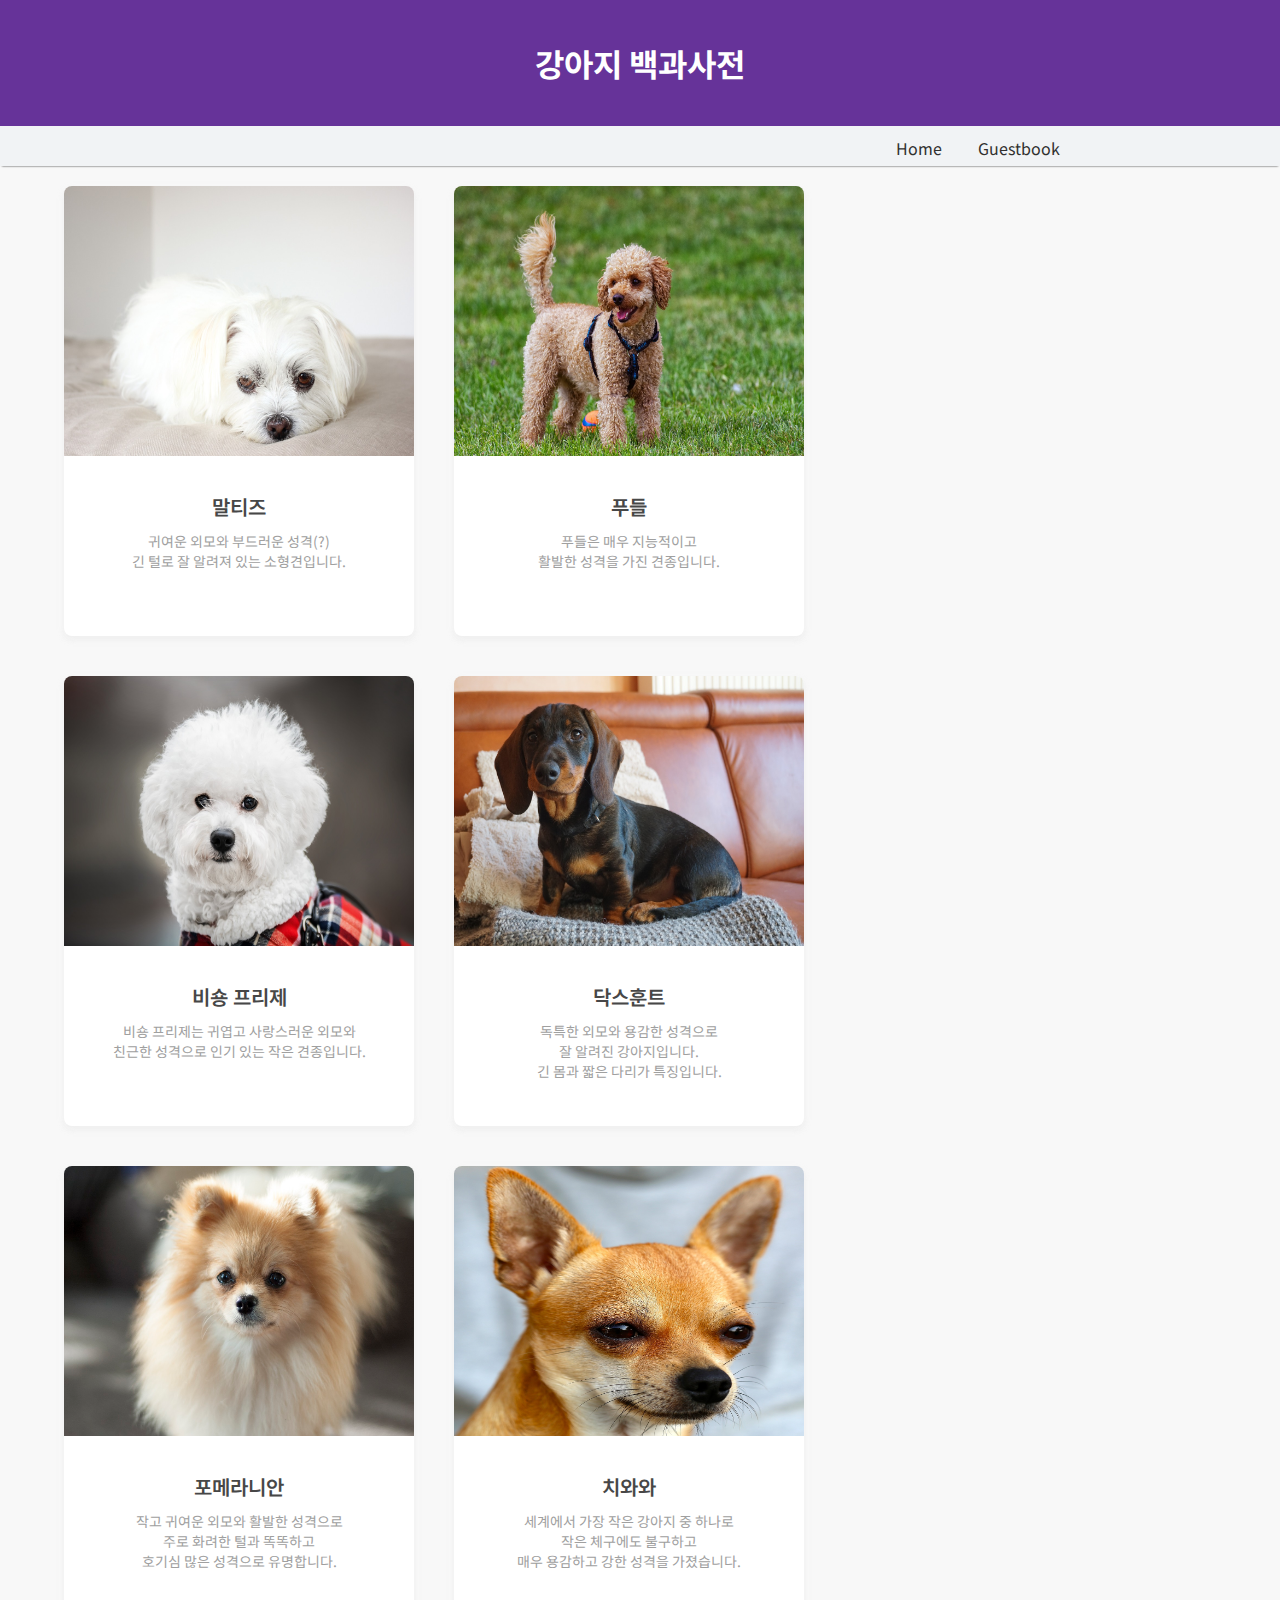
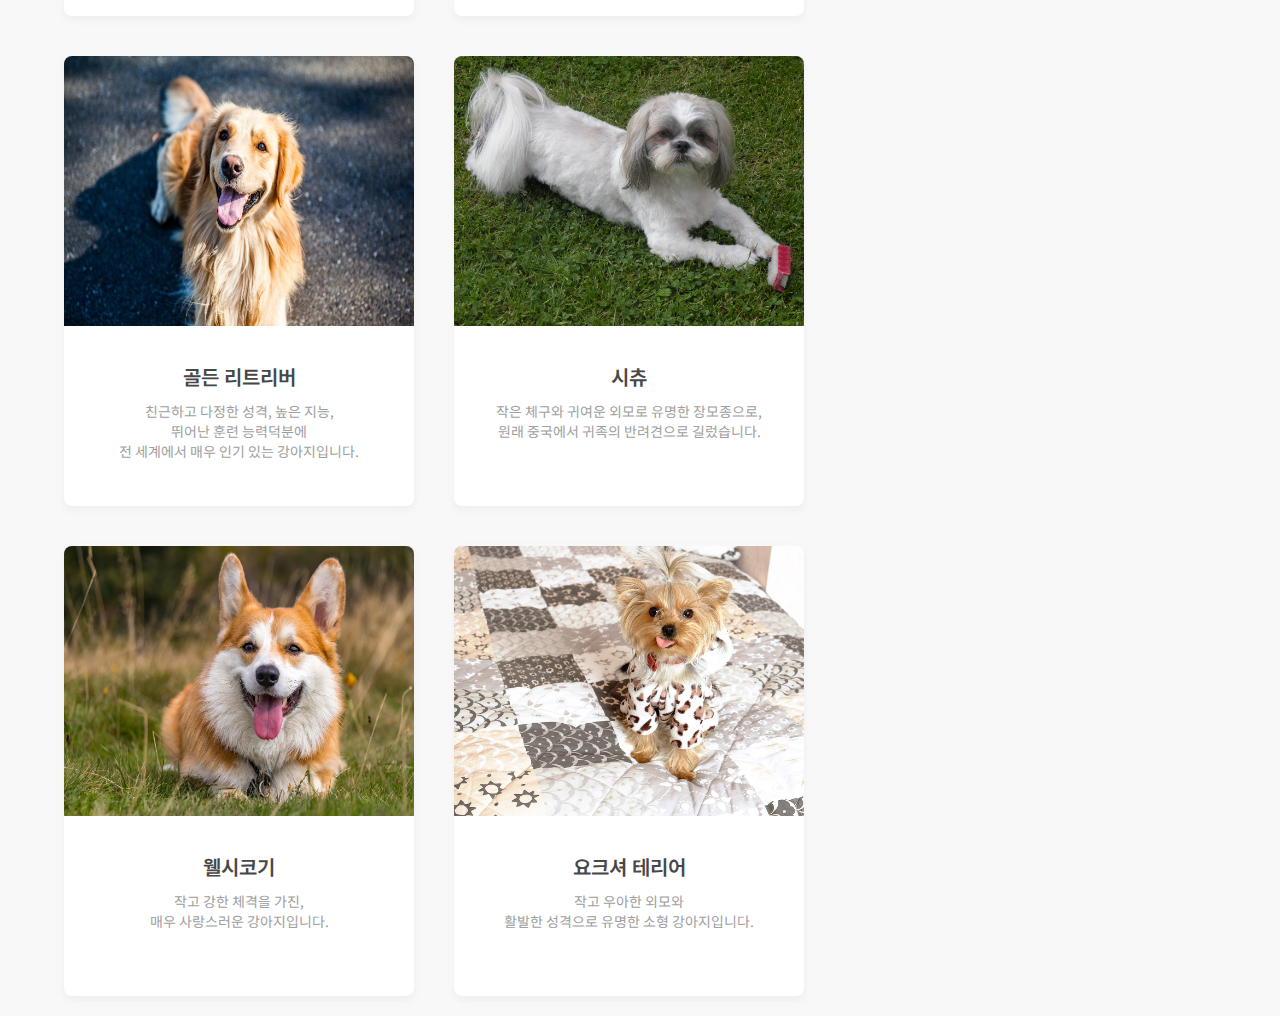
<file: project/강아지 백과사전/index.html>
<!DOCTYPE html>
<html lang="en">
<head>
    <meta charset="UTF-8">
    <meta name="viewport" content="width=device-width, initial-scale=1.0">
    <title>강아지 백과사전</title>
    <link rel="icon" href="imgs/favicon.ico">
    <link rel="preconnect" href="https://fonts.googleapis.com">
    <link rel="preconnect" href="https://fonts.gstatic.com" crossorigin>
    <link href="https://fonts.googleapis.com/css2?family=Gowun+Dodum&family=Noto+Sans+KR:wght@100..900&family=Orbit&family=Poppins:ital,wght@0,100;0,200;0,300;0,400;0,500;0,600;0,700;0,800;0,900;1,100;1,200;1,300;1,400;1,500;1,600;1,700;1,800;1,900&family=Song+Myung&display=swap" rel="stylesheet">

    <link
        rel="stylesheet"
        href="style.css" 
    />
</head>
<body>
    <div id="top">
        <nav>
            강아지 백과사전
        </nav>
    </div>
    <div id="menu_background">
        <div id="menu">

            <div>
                <a href="guestbook.html">&nbsp Guestbook &nbsp</a>
            </div>

            <div>
                <a href="index.html">&nbsp Home &nbsp</a>
            </div>
        </div>
    </div>

        
    <div id="article_base">
        <div id="article">
            <img src="imgs/martiz.jpg" />
            <br />
            말티즈
            <div id="article_text">
                귀여운 외모와 부드러운 성격(?) <br />긴 털로 잘 알려져 있는 소형견입니다.
            </div>
            <br />


        </div>

        <div id="article">
            <img src="imgs/poodle.jpg" />
            <br />
            푸들
            <div id="article_text">
                푸들은 매우 지능적이고 <br/> 활발한 성격을 가진 견종입니다.
            </div>

        </div>

        <div id="article">
            <img src="imgs/bichon.jpg" />
            <br />
            비숑 프리제
            <div id="article_text">
                비숑 프리제는 귀엽고 사랑스러운 외모와 <br />친근한 성격으로 인기 있는 작은 견종입니다.
            </div>

        </div>

        <div id="article">
            <img src="imgs/daks.jpg" />
            <br />
            닥스훈트
            <div id="article_text">
                독특한 외모와 용감한 성격으로<br/>잘 알려진 강아지입니다. <br />긴 몸과 짧은 다리가 특징입니다.
            </div>

        </div>

        <div id="article">
            <img src="imgs/pomeranian.jpg" />
            <br />
            포메라니안
            <div id="article_text">
                작고 귀여운 외모와 활발한 성격으로<br />주로 화려한 털과 똑똑하고<br />호기심 많은 성격으로 유명합니다.
            </div>

        </div>

        <div id="article">
            <img src="imgs/chihuahua.jpg" />
            <br />
            치와와
            <div id="article_text">
                세계에서 가장 작은 강아지 중 하나로<br /> 작은 체구에도 불구하고 <br />매우 용감하고 강한 성격을 가졌습니다.
            </div>

        </div>

        <div id="article">
            <img src="imgs/golden-retriever.jpg" />
            <br />
            골든 리트리버
            <div id="article_text">
                친근하고 다정한 성격, 높은 지능,<br /> 뛰어난 훈련 능력덕분에 <br /> 전 세계에서 매우 인기 있는 강아지입니다. 
            </div>

        </div>

        <div id="article">
            <img src="imgs/sichu.jpg" />
            <br />
            시츄
            <div id="article_text">
                작은 체구와 귀여운 외모로 유명한 장모종으로,<br /> 원래 중국에서 귀족의 반려견으로 길렀습니다.
            </div>

        </div>

        <div id="article">
            <img src="imgs/corgi.jpg" />
            <br />
            웰시코기
            <div id="article_text">
                작고 강한 체격을 가진, <br />매우 사랑스러운 강아지입니다.
            </div>

        </div>

        <div id="article">
            <img src="imgs/yorc.jpg" />
            <br />
            요크셔 테리어
            <div id="article_text">
                작고 우아한 외모와 <br />활발한 성격으로 유명한 소형 강아지입니다.
            </div>

        </div>


    </div>


    
</body>
</html>
</file>
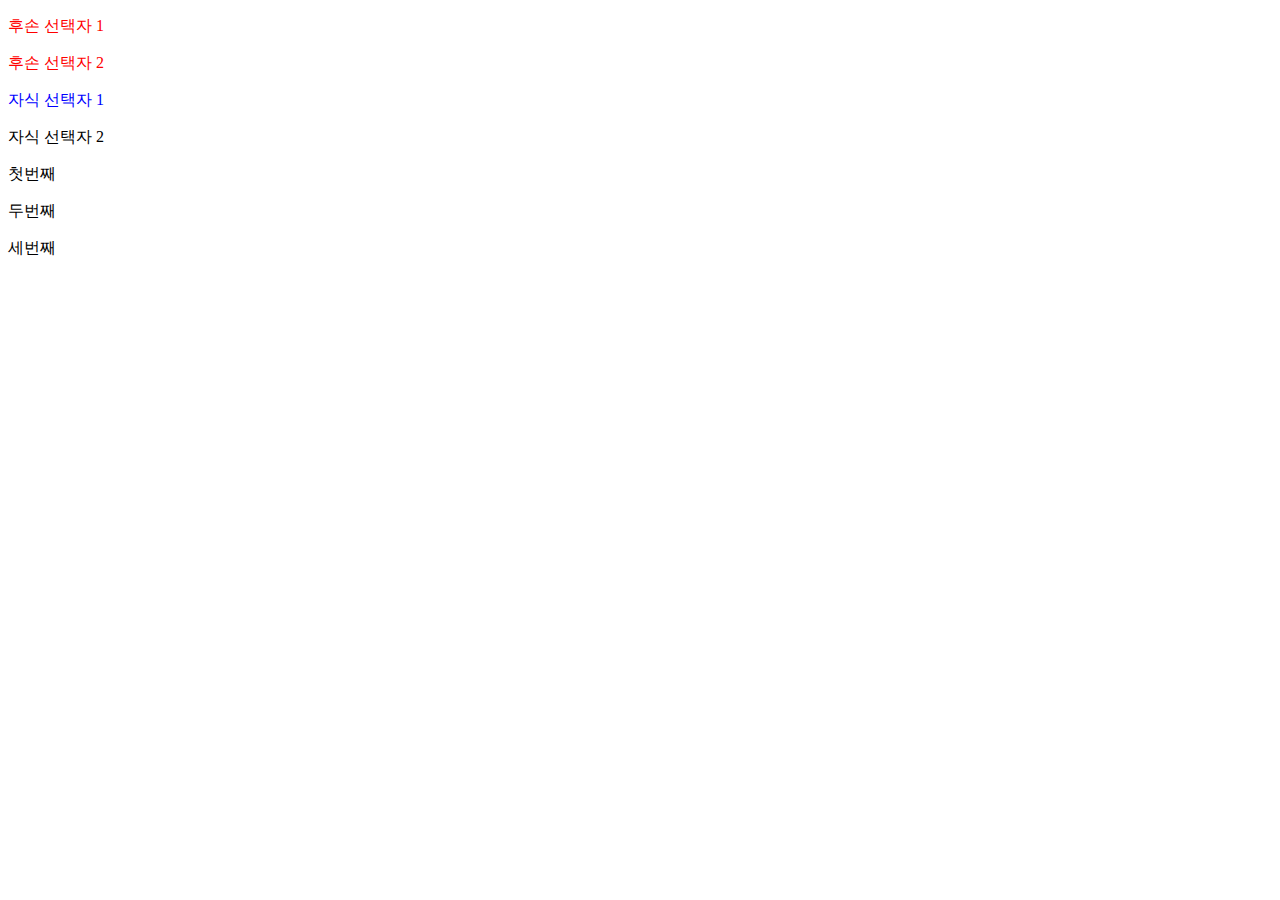
<file: css01/복합선택자.html>
<!DOCTYPE html>
<html lang="en">
<head>
    <meta charset="UTF-8">
    <meta name="viewport" content="width=device-width, initial-scale=1.0">
    <title>Document</title>
    <link
    rel="stylesheet"
    href="복합선택자.css" 
    />
</head>
<body>
    <div class="parent">
        <p>후손 선택자 1</p>
        <p>후손 선택자 2</p>
    </div>

    <div class="parent2">
        <p>자식 선택자 1</p>
        <div>
            <p>자식 선택자 2</p>
        </div>
    </div>

    <div>
        <div>첫번째</div>
        <p>두번째</p>
        <p>세번째</p>
    </div>
</body>
</html>
</file>
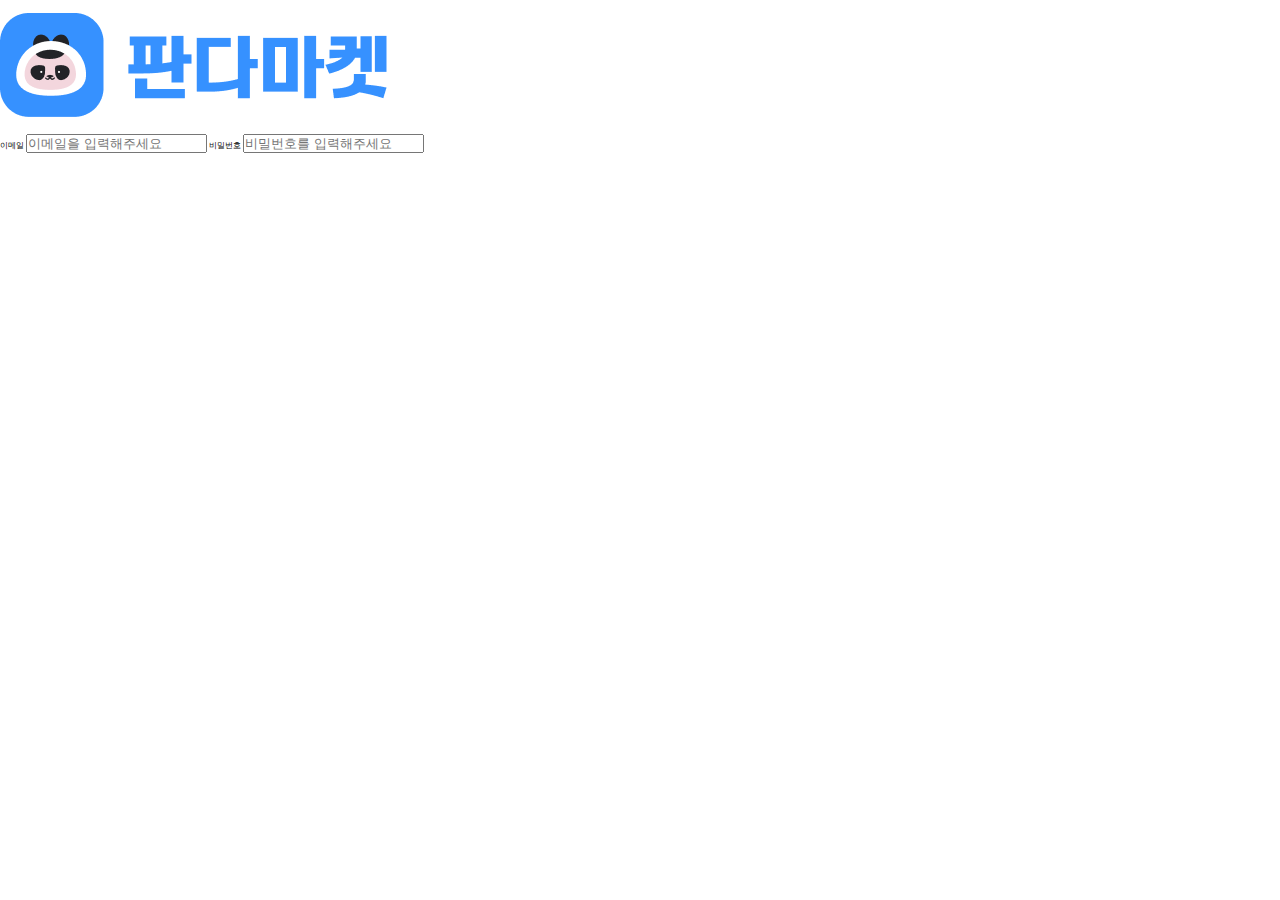
<file: project/mission01/login.html>
<!DOCTYPE html>
<html lang="en">
<head>
    <meta charset="UTF-8">
    <meta name="viewport" content="width=device-width, initial-scale=1.0">
    <title>로그인</title>
    <link
    rel="stylesheet"
    href="style.css" 
    />
</head>
<body>
    <div class="login_page">
        <img class="logo_login" src="img/login/logo.png" width="396px" height="132px">
        
        <form class="login_form">
            <label>이메일</label>
            <input type="email" width="100%" placeholder="이메일을 입력해주세요"/>

            <label>비밀번호</label>
            <input type="password" width="100%" placeholder="비밀번호를 입력해주세요"/>
        </form>

    </div>

</body>
</html>
</file>
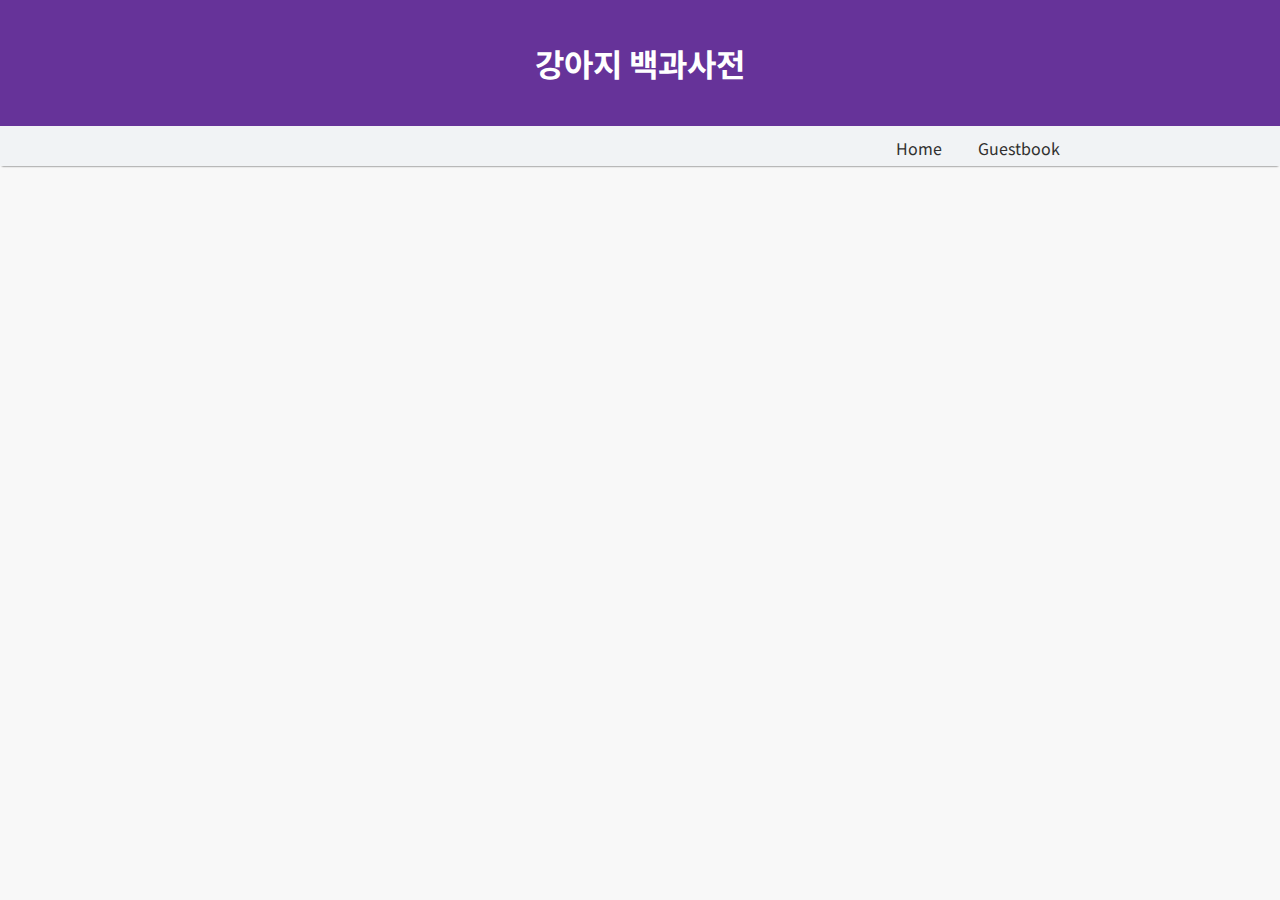
<file: project/강아지 백과사전/guestbook.html>
<!DOCTYPE html>
<html lang="en">
<head>
    <meta charset="UTF-8">
    <meta name="viewport" content="width=device-width, initial-scale=1.0">
    <title>강아지 백과사전</title>
    <link rel="icon" href="imgs/favicon.ico">
    <link rel="preconnect" href="https://fonts.googleapis.com">
    <link rel="preconnect" href="https://fonts.gstatic.com" crossorigin>
    <link href="https://fonts.googleapis.com/css2?family=Gowun+Dodum&family=Noto+Sans+KR:wght@100..900&family=Orbit&family=Poppins:ital,wght@0,100;0,200;0,300;0,400;0,500;0,600;0,700;0,800;0,900;1,100;1,200;1,300;1,400;1,500;1,600;1,700;1,800;1,900&family=Song+Myung&display=swap" rel="stylesheet">

    <link
        rel="stylesheet"
        href="style.css" 
    />
</head>
<body>
    <div id="top">
        <nav>
            강아지 백과사전
        </nav>
    </div>
    <div id="menu_background">
        <div id="menu">

            <div>
                <a href="#">&nbsp Guestbook &nbsp</a>
            </div>

            <div>
                <a href="index.html">&nbsp Home &nbsp</a>
            </div>
        </div>
    </div>
    <br />
    <br />


    <script src="https://utteranc.es/client.js"
        repo="hyuk-dev/comments"
        issue-term="pathname"
        theme="github-light"
        crossorigin="anonymous"
        async>
</script>

    
</body>
</html>
</file>
<file: project/강아지 백과사전/style.css>
* {
    margin: 0;
    padding: 0;
    font-family: "Noto Sans KR", serif;
}

body {
    background-color: #f8f8f8;
}

nav {
    text-align: center;

    padding: 40px;
    color: white;
    font-size: 32px;
    font-weight: bold;
}

#menu {
    width: 70%;

    margin-bottom: 40px;
    padding-bottom: 40px;
}

#top {

    background-color: rebeccapurple;

}

#menu_background {
    background-color: #f1f3f5;
    box-shadow: 0 2px 2px -2px #333;
}

#menu {
    
    margin: 0 auto;

}

#menu > div {
    
    margin-right: 20px;
    padding-top: 10px;
    float: right;
    
}

#menu a {
    text-decoration-line:none;
    color: #30302e;
}

#article_base {
    margin: 0 auto;
    width: 90%;
}

#menu > div:hover {
    background-color:#d9d9d9;
    border-radius: 8px;
    margin-top: 2px;
}


#article {
    margin: 20px auto;
    margin-right: 40px;
    float:left;
    width: 350px;

    background-color: white;
    height: 450px;
    box-shadow: 0 3px 7px rgba(226, 226, 226, 0.25), 0 5px 5px rgba(231, 231, 231, 0.22);

    transition: all 0.3s cubic-bezier(.25,.8,.25,1);
    border-radius: 8px;

    font-size: 20px;
    font-weight: 600;
    color: #474747;
    text-align: center;
    text-align: bottom;
}

#article_text {
    margin-top: 10px;
    font-size: 14px;
    color:#a0a0a0;
    font-weight: 400;
}



#article > img {
    margin-top:0px;
    width: 100%;
    height: 60%;
    border-radius: 8px 8px 0 0;
    margin-bottom: 30px;
}


#article:hover {
    box-shadow: 0 6px 14px rgba(151, 151, 151, 0.12), 0 3px 6px rgba(151, 151, 151, 0.24);
    outline: solid 1px rgb(234, 223, 245);
    transform: scale(1.1);
    overflow: hidden;
}


/*
    게스트북 페이지
*/
</file>
<file: css01/복합선택자.css>
.parent p {
    color : red;
}

.parent2 > p {
    color : blue;
}
</file>
<file: project/mission01/style.css>
*{
    margin:0;
    padding: 0;

}

html {
    font-size: 60%;
}

@media (max-width: 1350px) {
    html {
        font-size: 50%;
    }

    .mainSectionRightImg {
        width: 600px;
    }

    .img {
        width: 450px;
    }

    .reverseImg {
        width: 450px;
    }

    .mainSectionButton {
        width: 300px;
    }


}

@media (max-width: 1100px) {
    html {
        font-size: 40%;
    }

    .mainSectionButton {
        width: 200px;
    }

    .mainSectionRightImg {
        width: 400px;
    }

    .img {
        width: 350px;
    }

    .reverseImg {
        width: 350px;
    }

}


.headerColor{
    background-color: #FFFFFF;
    position: sticky;
    top:0;
    z-index: 1000;
}

.headerBoundary {
    
    margin: 0 auto;
    max-width: 1920px;

}

.header{
    display: flex;
    justify-content: space-between;
    padding: 8px 0;
    align-items: center;
    max-width: 1920px;
}

.headerLogo{
    margin-left: 200px;
}

.headerLoginButton {
    margin-right: 200px;
}

.mainSectionBoundary {
    background-color: #CFE5FF;
    overflow:hidden;
}

.mainSectionTitle {
    position:relative;
    bottom:50px;
    font-family: 'Pretendard-Regular';
    font-weight: 700;
    font-size: 4.0rem;
    text-wrap: nowrap;
    
}

.mainSection {
    display: flex;
    justify-content: space-between;
    align-items: end;
    max-width: 1920px;
    width: 100%;
    margin: 0 auto;
    height: 540px;
    color:#374151;
    
}

.mainSectionLeft {
    position: relative;
    bottom: 100px;
    margin-left: 200px;


}

.mainSectionRight {
    margin-right: 200px;
    
}

.mainSectionRightImg {
    position: relative;
    top: 9px;

    
}

.servSectionBoundary {

    max-width: 1050px;
    background-color: #FCFCFC;
    margin: 130px auto;
    
}

.servSection {
    display: flex;
    align-items: center;

}

.reverseImg {
    position: relative;

    left: 30px;
}

.img {
    position: relative;

    left: 20px;
}

.servSectionLeftReverse {
    display: flex;
    flex-direction: column;
    justify-content: space-between;
    gap: 40px;
    font-family: 'Pretendard-Regular';
    position: relative;
    left: 40px;
    text-align:right;
}

.servSectionRight {
    display: flex;
    flex-direction: column;
    justify-content: space-between;
    gap: 40px;
    font-family: 'Pretendard-Regular';
    position: relative;
    margin-left: 50px;

}

.servSectionRightReverse {
    display: flex;
    flex-direction: column;
    align-items: end;
    justify-content: space-between;
    gap: 40px;
    font-family: 'Pretendard-Regular';
    position: relative;
    left: 60px;
}

.servSectionSmallTitle {
    font-weight: 700;
    font-size: 1.8rem;
    color: #3692FF;
}

.servSectionBigTitle {
    font-weight: 700;
    font-size: 4.0rem;
    color: #374151;
}

.servSectionArticle {
    font-family: 'Pretendard-Regular';
    font-weight: 500;
    font-size: 24px;
    color: #374151;
}

.bin {
    background-color: #FCFCFC;
    height: 130px;
    width: 100%;
}

.footerBoundary {

    font-family: 'Pretendard-Regular';
    font-weight: 400;
    font-size: 1.6rem;
    margin: 0 auto;
    max-width: 1920px;
}

.links > a{
    color:#E5E7EB;
    text-decoration: none;
}

.socials {
    margin-right: 200px;
}

.copyright {
    color: #9CA3AF;
    margin-left: 200px;
}

.links {
    display: flex;
    justify-content: space-between;
    gap:40px;
}

.socials {
    display: flex;
    justify-content: space-between;
    gap:15px;
}

.footer {
    padding-top: 30px;
    display: flex;
    justify-content: space-between;
    max-width: 1920px;
    width: 100%;
    height: 130px;
}

.footerColor {
    background-color: #111827;
}
</file>
